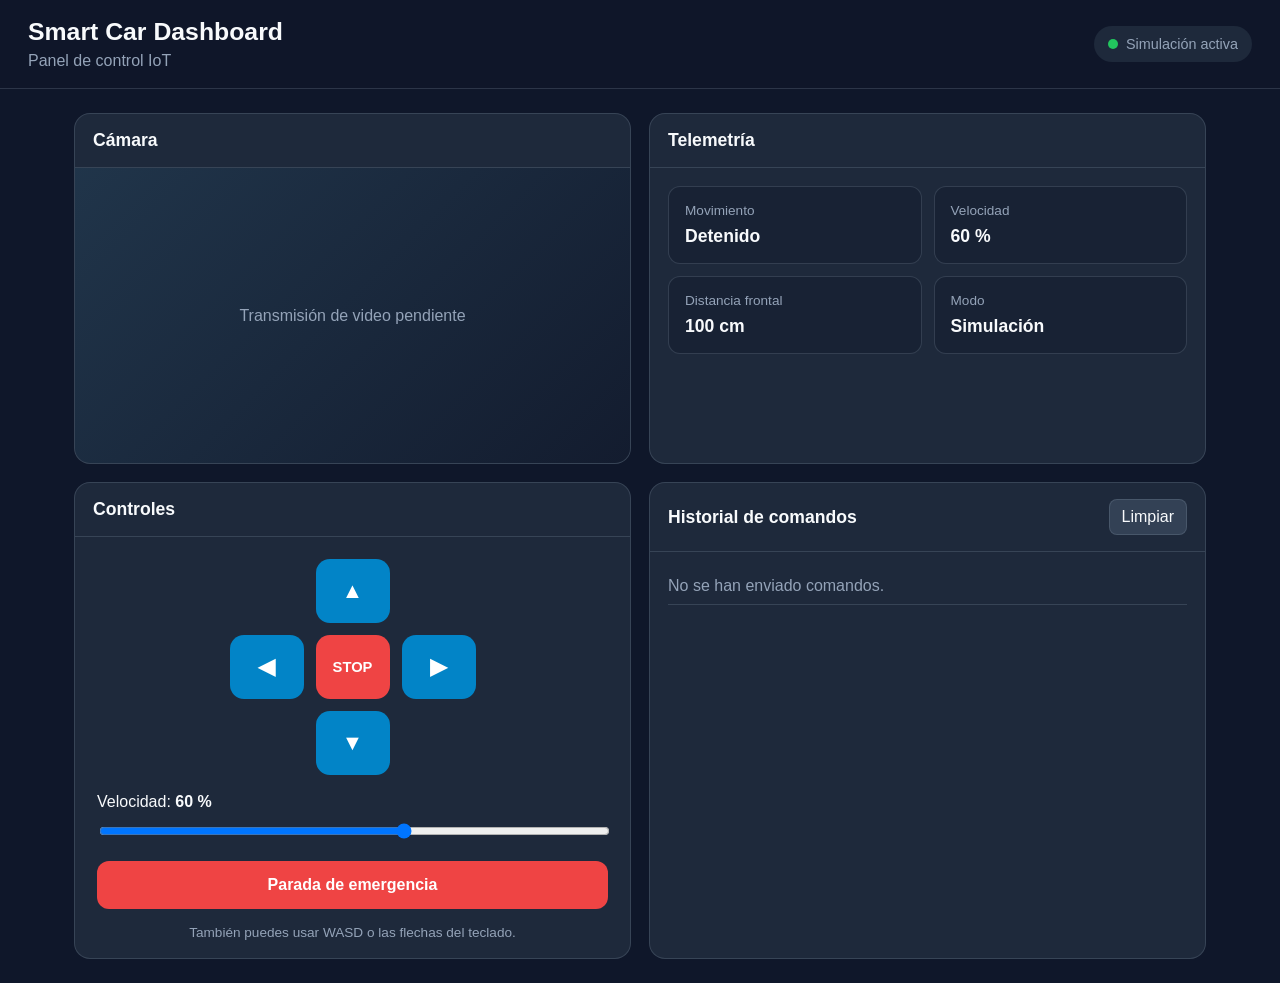
<file: docs/index.html>
<!DOCTYPE html>
<!--
  Página principal del panel de control (Smart Car Dashboard).
  Comentarios añadidos en español para facilitar la comprensión
  de la estructura HTML y los elementos interactivos.
-->
<html lang="es">
<head>
  <meta charset="UTF-8">
  <meta name="viewport" content="width=device-width, initial-scale=1.0">
  <title>Smart Car Dashboard</title>

  <!-- Enlace al archivo de estilos que define la apariencia del dashboard -->
  <link rel="stylesheet" href="css/styles.css">
</head>

<body>
  <!-- Barra superior con título y estado de conexión (simulación / real) -->
  <header class="topbar">
    <div>
      <!-- Título principal de la interfaz -->
      <h1>Smart Car Dashboard</h1>
      <p>Panel de control IoT</p>
    </div>

    <!-- Indicador de estado: usado para mostrar si estamos en simulación/online -->
    <div id="connection-status" class="status status-online">
      <span class="status-dot"></span>
      Simulación activa
    </div>
  </header>

  <!-- Contenedor principal con las tarjetas (camera, telemetría, controles, historial) -->
  <main class="dashboard">
    <!-- Tarjeta de cámara: aquí se integraría la transmisión de video si existiera -->
    <section class="card camera-card">
      <div class="card-header">
        <h2>Cámara</h2>
      </div>

      <!-- Placeholder visual para la cámara (mejorar si se añade stream real) -->
      <div class="camera-placeholder">
        <span>Transmisión de video pendiente</span>
      </div>
    </section>

    <!-- Tarjeta de telemetría: muestra valores en tiempo real del vehículo -->
    <section class="card telemetry-card">
      <div class="card-header">
        <h2>Telemetría</h2>
      </div>

      <div class="telemetry-grid">
        <!-- Movimiento: texto legible (Adelante, Atrás, Detenido, etc.) -->
        <div class="telemetry-item">
          <span class="telemetry-label">Movimiento</span>
          <strong id="movement-value">Detenido</strong>
        </div>

        <!-- Velocidad en porcentaje (0-100) -->
        <div class="telemetry-item">
          <span class="telemetry-label">Velocidad</span>
          <strong><span id="speed-value">60</span> %</strong>
        </div>

        <!-- Distancia frontal medida en centímetros -->
        <div class="telemetry-item">
          <span class="telemetry-label">Distancia frontal</span>
          <strong><span id="distance-value">100</span> cm</strong>
        </div>

        <!-- Modo: indica si estamos en simulación o conectado a AWS -->
        <div class="telemetry-item">
          <span class="telemetry-label">Modo</span>
          <strong id="mode-value">Simulación</strong>
        </div>
      </div>
    </section>

    <!-- Tarjeta de controles: botones direccionales, control de velocidad y emergencia -->
    <section class="card controls-card">
      <div class="card-header">
        <h2>Controles</h2>
      </div>

      <!-- Teclado direccional en pantalla. Los botones tienen `data-action` para identificar la acción enviada -->
      <div class="direction-pad">
        <button class="control-button direction-button"
                data-action="adelante"
                aria-label="Avanzar">
          ▲
        </button>

        <div class="direction-row">
          <button class="control-button direction-button"
                  data-action="izquierda"
                  aria-label="Girar a la izquierda">
            ◀
          </button>

          <!-- Botón para detener el vehículo inmediatamente -->
          <button id="stop-button"
                  class="control-button stop-button"
                  aria-label="Detener">
            STOP
          </button>

          <button class="control-button direction-button"
                  data-action="derecha"
                  aria-label="Girar a la derecha">
            ▶
          </button>
        </div>

        <button class="control-button direction-button"
                data-action="atras"
                aria-label="Retroceder">
          ▼
        </button>
      </div>

      <!-- Control deslizante para ajustar la velocidad; actualizado por JS en tiempo real -->
      <div class="speed-control">
        <label for="speed-range">
          Velocidad:
          <strong><span id="speed-label">60</span> %</strong>
        </label>

        <input id="speed-range"
               type="range"
               min="0"
               max="100"
               value="60">
      </div>

      <!-- Botón de emergencia que envía la acción `emergencia` al backend/simulador -->
      <button id="emergency-button" class="emergency-button">
        Parada de emergencia
      </button>

      <p class="keyboard-help">
        También puedes usar WASD o las flechas del teclado.
      </p>
    </section>

    <!-- Historial de comandos enviados; el JS añade entradas cuando se ejecutan acciones -->
    <section class="card history-card">
      <div class="card-header history-header">
        <h2>Historial de comandos</h2>

        <button id="clear-history-button" class="secondary-button">
          Limpiar
        </button>
      </div>

      <ul id="command-history" class="command-history">
        <li>No se han enviado comandos.</li>
      </ul>
    </section>
  </main>

  <!-- Los scripts se cargan al final del body para que el DOM ya exista cuando se ejecuten -->
  <!-- simulator.js: lógica de simulación local (estado y respuesta a comandos) -->
  <!-- Estado compartido entre el dashboard y monitor.html -->
  <script src="js/shared-state.js"></script>

  <!-- Lógica de simulación local -->
  <script src="js/simulator.js"></script>

  <!-- Adaptador para simulador o AWS -->
  <script src="js/api.js"></script>

  <!-- Interacción del panel principal -->
  <script src="js/app.js"></script>
</body>
</html>
</file>
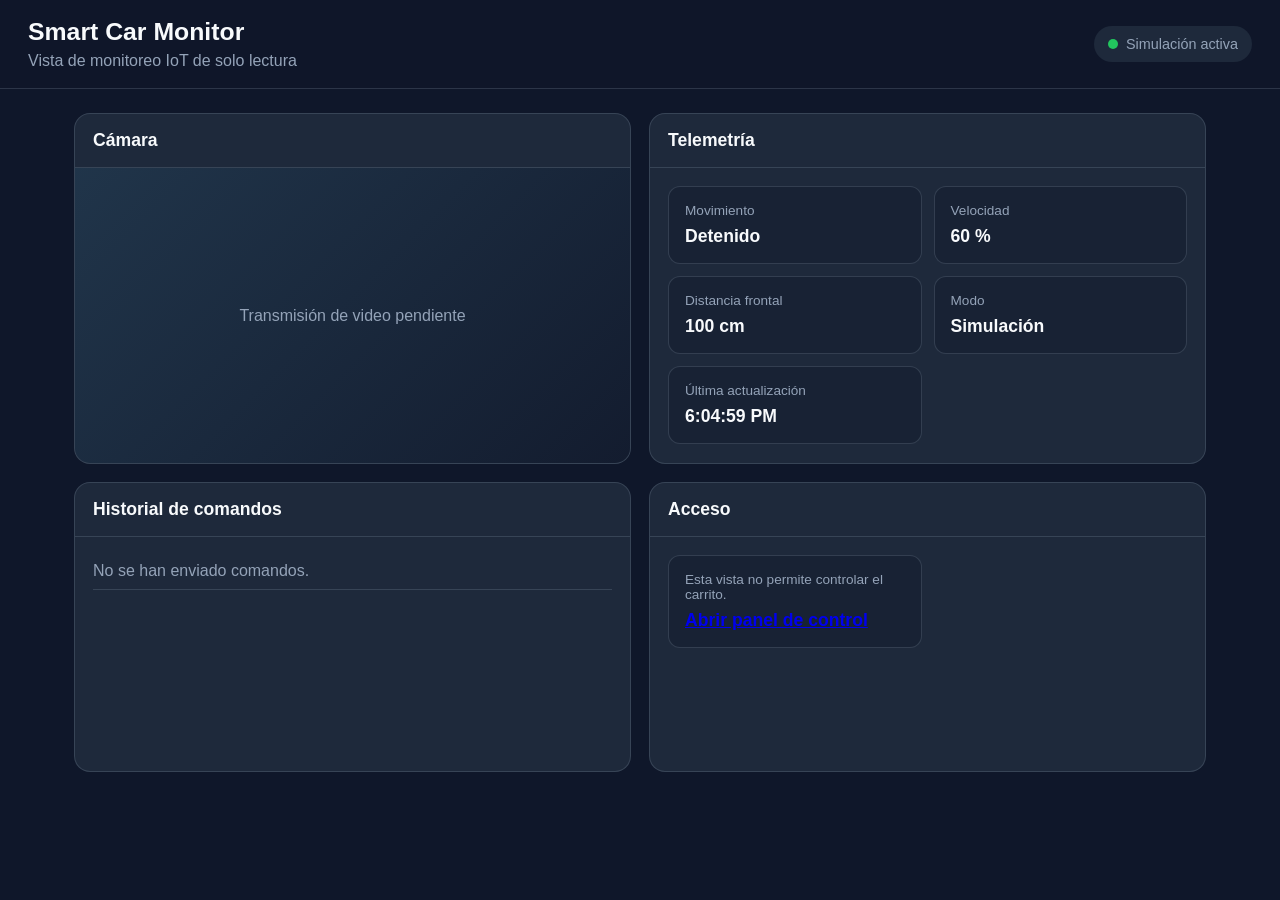
<file: docs/monitor.html>
<!DOCTYPE html>
<!--
  monitor.html
  Interfaz de solo lectura para monitorear el estado compartido del carrito.
  Los datos se obtienen de localStorage a través de shared-state.js y monitor.js.
-->
<html lang="es">
<head>
  <meta charset="UTF-8">
  <meta name="viewport" content="width=device-width, initial-scale=1.0">

  <title>Smart Car Monitor</title>

  <!-- Estilos compartidos con el panel de control -->
  <link rel="stylesheet" href="css/styles.css">
</head>

<body>
  <header class="topbar">
    <div>
      <h1>Smart Car Monitor</h1>
      <p>Vista de monitoreo IoT de solo lectura</p>
    </div>

    <!-- Estado global de la conexión / simulación -->
    <div id="monitor-status" class="status status-online">
      <span class="status-dot"></span>
      Simulación activa
    </div>
  </header>

  <main class="dashboard">
    <!-- Sección de cámara: placeholder mientras no hay transmisión real -->
    <section class="card camera-card">
      <div class="card-header">
        <h2>Cámara</h2>
      </div>

      <div class="camera-placeholder">
        <span>Transmisión de video pendiente</span>
      </div>
    </section>

    <!-- Sección de telemetría con valores que se actualizan desde monitor.js -->
    <section class="card telemetry-card">
      <div class="card-header">
        <h2>Telemetría</h2>
      </div>

      <div class="telemetry-grid">
        <div class="telemetry-item">
          <span class="telemetry-label">Movimiento</span>
          <strong id="monitor-movement">Detenido</strong>
        </div>

        <div class="telemetry-item">
          <span class="telemetry-label">Velocidad</span>
          <strong><span id="monitor-speed">0</span> %</strong>
        </div>

        <div class="telemetry-item">
          <span class="telemetry-label">Distancia frontal</span>
          <strong><span id="monitor-distance">100</span> cm</strong>
        </div>

        <div class="telemetry-item">
          <span class="telemetry-label">Modo</span>
          <strong id="monitor-mode">Simulación</strong>
        </div>

        <div class="telemetry-item">
          <span class="telemetry-label">Última actualización</span>
          <strong id="monitor-updated-at">--:--:--</strong>
        </div>
      </div>
    </section>

    <!-- Historial de comandos ejecutados desde el panel de control -->
    <section class="card history-card">
      <div class="card-header">
        <h2>Historial de comandos</h2>
      </div>

      <ul id="monitor-history" class="command-history">
        <li>No se han enviado comandos.</li>
      </ul>
    </section>

    <!-- Sección de acceso indica que esta vista no puede controlar el carrito -->
    <section class="card">
      <div class="card-header">
        <h2>Acceso</h2>
      </div>

      <div class="telemetry-grid">
        <div class="telemetry-item">
          <span class="telemetry-label">
            Esta vista no permite controlar el carrito.
          </span>

          <strong>
            <a href="index.html">Abrir panel de control</a>
          </strong>
        </div>
      </div>
    </section>
  </main>

  <!-- Carga la lógica de estado compartido y la vista de monitorización -->
  <script src="js/shared-state.js"></script>
  <script src="js/monitor.js"></script>
</body>
</html>
</file>
<file: docs/css/styles.css>
:root {
  --background: #0f172a;
  --surface: #1e293b;
  --surface-light: #334155;
  --text: #f8fafc;
  --text-muted: #94a3b8;
  --primary: #38bdf8;
  --primary-dark: #0284c7;
  --danger: #ef4444;
  --danger-dark: #b91c1c;
  --success: #22c55e;
  --border: rgba(148, 163, 184, 0.22);
}

* {
  box-sizing: border-box;
}

body {
  min-height: 100vh;
  margin: 0;
  background: var(--background);
  color: var(--text);
  font-family: Arial, Helvetica, sans-serif;
}

button,
input {
  font: inherit;
}

button {
  cursor: pointer;
  user-select: none;
  touch-action: manipulation;
}

.topbar {
  display: flex;
  align-items: center;
  justify-content: space-between;
  gap: 20px;
  padding: 18px 28px;
  border-bottom: 1px solid var(--border);
  background: rgba(15, 23, 42, 0.95);
}

.topbar h1 {
  margin: 0;
  font-size: 1.55rem;
}

.topbar p {
  margin: 6px 0 0;
  color: var(--text-muted);
}

.status {
  display: flex;
  align-items: center;
  gap: 8px;
  padding: 10px 14px;
  border-radius: 999px;
  background: var(--surface);
  color: var(--text-muted);
  font-size: 0.9rem;
  white-space: nowrap;
}

.status-dot {
  width: 10px;
  height: 10px;
  border-radius: 50%;
}

.status-online .status-dot {
  background: var(--success);
}

.dashboard {
  display: grid;
  grid-template-columns: repeat(2, minmax(0, 1fr));
  gap: 18px;
  max-width: 1180px;
  margin: 0 auto;
  padding: 24px;
}

.card {
  border: 1px solid var(--border);
  border-radius: 16px;
  background: var(--surface);
  overflow: hidden;
}

.card-header {
  padding: 16px 18px;
  border-bottom: 1px solid var(--border);
}

.card-header h2 {
  margin: 0;
  font-size: 1.1rem;
}

.camera-placeholder {
  display: grid;
  min-height: 295px;
  place-items: center;
  padding: 20px;
  background:
    linear-gradient(
      135deg,
      rgba(56, 189, 248, 0.08),
      rgba(15, 23, 42, 0.72)
    );
  color: var(--text-muted);
  text-align: center;
}

.telemetry-grid {
  display: grid;
  grid-template-columns: repeat(2, minmax(0, 1fr));
  gap: 12px;
  padding: 18px;
}

.telemetry-item {
  padding: 16px;
  border: 1px solid var(--border);
  border-radius: 12px;
  background: rgba(15, 23, 42, 0.35);
}

.telemetry-label {
  display: block;
  margin-bottom: 8px;
  color: var(--text-muted);
  font-size: 0.85rem;
}

.telemetry-item strong {
  font-size: 1.1rem;
}

.controls-card {
  padding-bottom: 18px;
}

.direction-pad {
  display: flex;
  flex-direction: column;
  align-items: center;
  gap: 12px;
  padding: 22px 18px 12px;
}

.direction-row {
  display: flex;
  gap: 12px;
}

.control-button {
  width: 74px;
  height: 64px;
  border: none;
  border-radius: 14px;
  color: #ffffff;
  font-size: 1.35rem;
  font-weight: bold;
  transition:
    transform 120ms ease,
    background 120ms ease;
}

.control-button:active,
.control-button.active {
  transform: scale(0.94);
}

.direction-button {
  background: var(--primary-dark);
}

.direction-button:hover,
.direction-button.active {
  background: var(--primary);
}

.stop-button {
  background: var(--danger);
  font-size: 0.92rem;
}

.stop-button:hover {
  background: var(--danger-dark);
}

.speed-control {
  display: flex;
  flex-direction: column;
  gap: 10px;
  padding: 6px 22px 16px;
}

.speed-control input {
  width: 100%;
}

.emergency-button {
  display: block;
  width: calc(100% - 44px);
  margin: 4px auto 0;
  padding: 15px;
  border: none;
  border-radius: 12px;
  background: var(--danger);
  color: #ffffff;
  font-weight: bold;
}

.emergency-button:hover {
  background: var(--danger-dark);
}

.keyboard-help {
  margin: 16px 22px 0;
  color: var(--text-muted);
  font-size: 0.85rem;
  text-align: center;
}

.history-card {
  min-height: 290px;
}

.history-header {
  display: flex;
  align-items: center;
  justify-content: space-between;
  gap: 12px;
}

.secondary-button {
  padding: 8px 12px;
  border: 1px solid var(--border);
  border-radius: 8px;
  background: var(--surface-light);
  color: var(--text);
}

.command-history {
  max-height: 230px;
  margin: 0;
  padding: 16px 18px;
  overflow-y: auto;
  list-style: none;
}

.command-history li {
  padding: 9px 0;
  border-bottom: 1px solid var(--border);
  color: var(--text-muted);
}

@media (max-width: 760px) {
  .topbar {
    align-items: flex-start;
    flex-direction: column;
    padding: 16px;
  }

  .dashboard {
    grid-template-columns: 1fr;
    padding: 14px;
  }

  .camera-placeholder {
    min-height: 210px;
  }

  .telemetry-grid {
    grid-template-columns: 1fr;
  }

  .control-button {
    width: 68px;
    height: 60px;
  }
}
</file>
